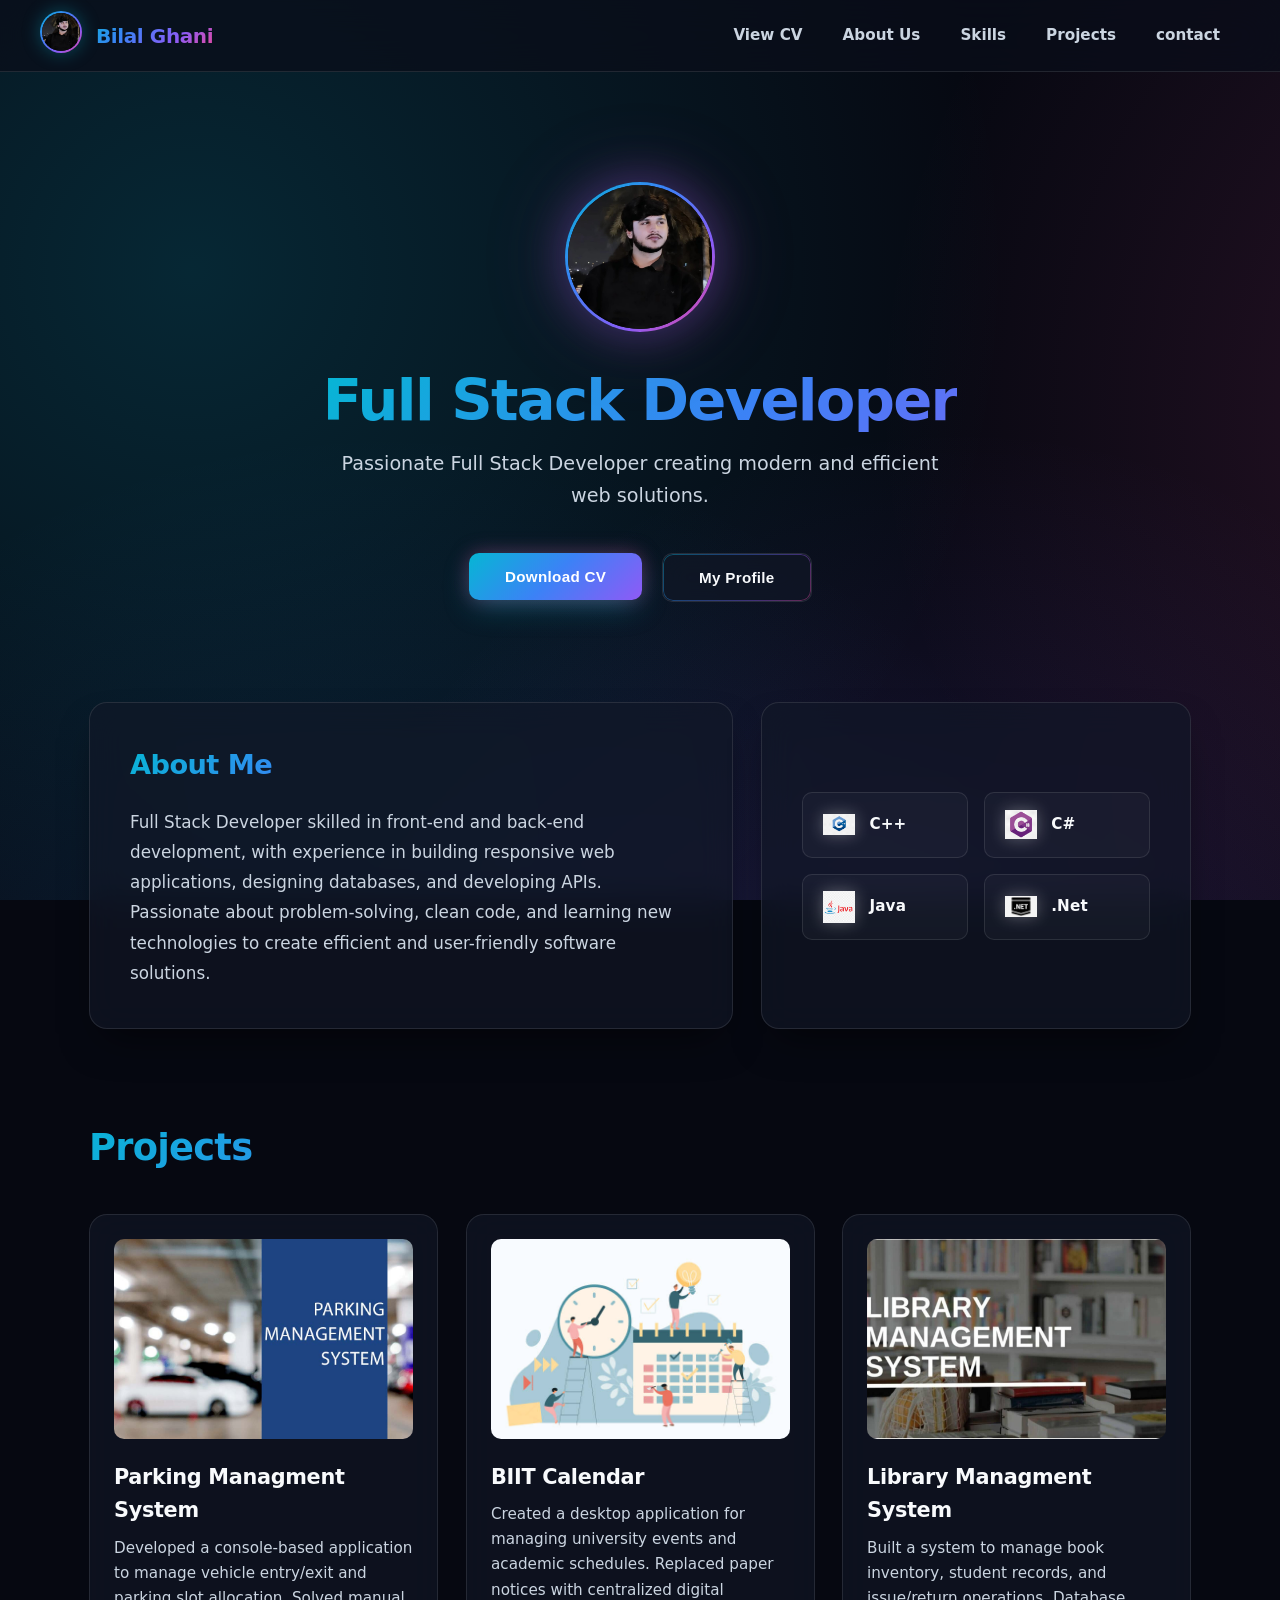
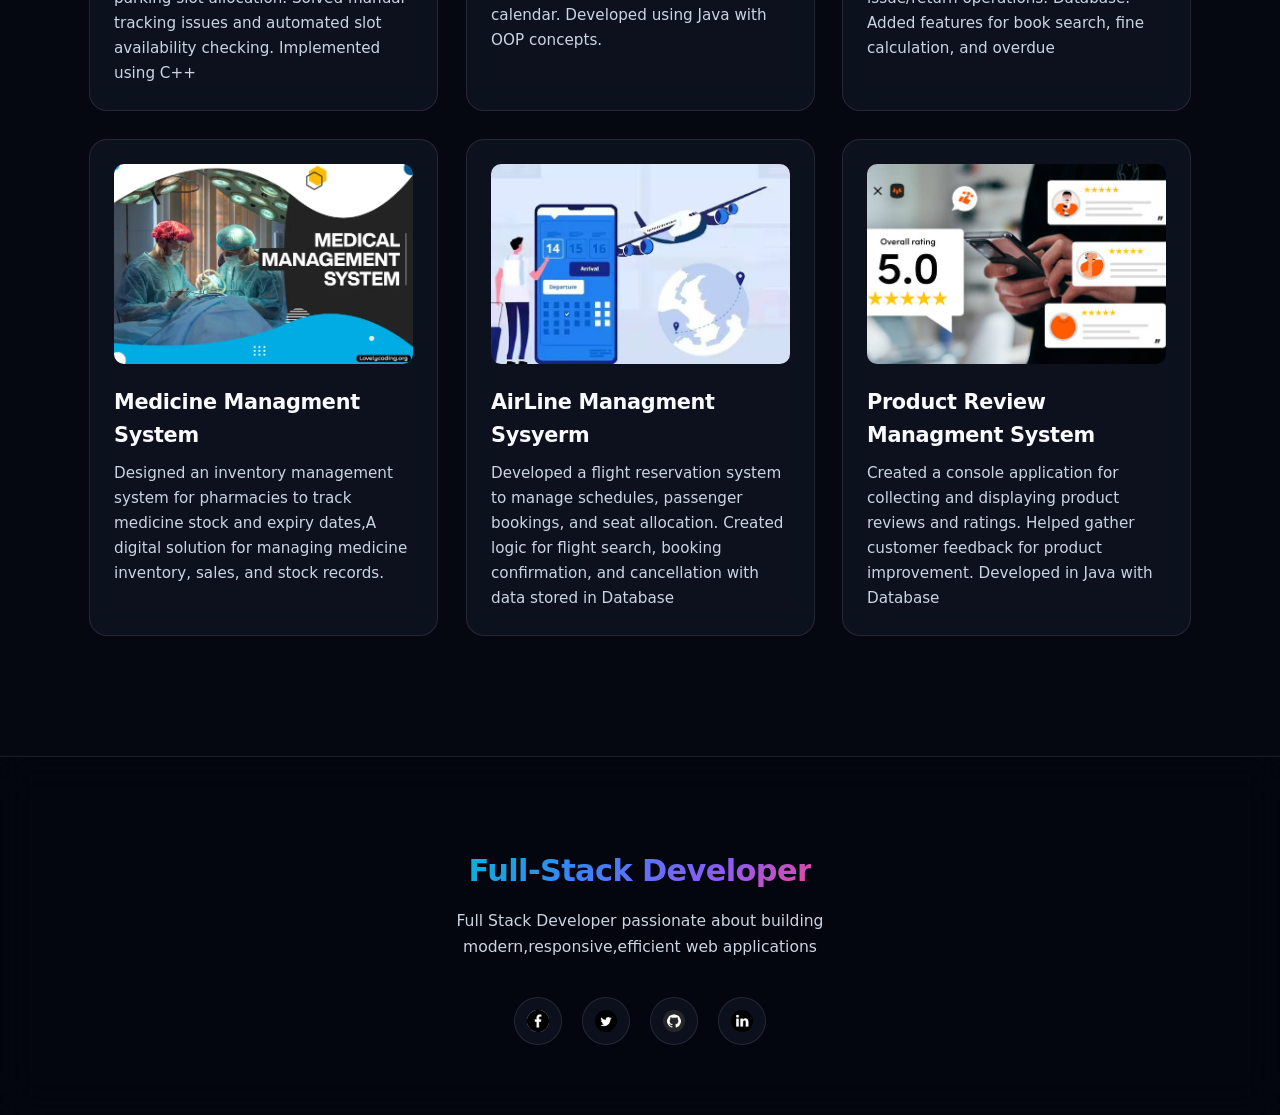
<file: index.html>
<!DOCTYPE html>
<html lang="en">
<head>
    <title>Bilal Ghani</title>
    <link rel="stylesheet" href="header.css">
    
</head>
<body>
    
    <div class="header">
        <div class="name">
            <div ><img src="picMe.jpeg" class="my-logo-pic"></div>
            <div><p class="name-text">Bilal Ghani</p></div>
            
        </div>
        <div class="header-buttons">
            <a id="ViewCv" class="header-buttons-text">View CV</a>
        </div>
        <div class="header-buttons">
             <a class="header-buttons-text" href="#about-me">About Us</a>
        </div>
        <div class="header-buttons">
                <a class="header-buttons-text" href="#my-skills">Skills</a>
        </div>
        <div class="header-buttons">
              <a class="header-buttons-text" href="#myprojects">Projects</a>
        </div>
        <div class="header-buttons">
            <a class="header-buttons-text" href="#footer-buttons">contact</a> 
    
        </div>
    </div>

 <div class="profile-info">
    <div class="picture">
    <img class="mypic" src="picMe.jpeg">
    </div>
    <div class="profession">
     <p class="profession-text">Full Stack Developer</p>
    </div>
    <div class="about-profession">
       <p class="aboutprof-text">Passionate Full Stack Developer
        creating modern and efficient web
        solutions.</p>   
    </div>
    <div class="buttons">
        <div class="button-1">
         
            <button id="cv-button">Download CV</button>
           
         
        </div>
        <div class="button-2">
            
                <button class="contact-button">My Profile</button>
            
        </div>
    </div>
 </div>  
 
 <div class="about-skills">
    <div id="about-me">
        <h2 style="text-decoration: underline; margin-top: 0%;">About Me</h2>
        <p class="about-me-text">Full Stack Developer skilled in front-end
            and back-end development,
            with experience in building responsive web applications,
            designing databases, and developing APIs. Passionate about problem-solving,
            clean code, and learning new technologies to create
            efficient and user-friendly software solutions.
        </p>
    </div>

    <div id="my-skills">
        <div class="c++">

            <div class="logobox">
                <img class="logo" src="cplus.png">
            </div>
            <div class="text-area">
             <p>C++</p>   
            </div>

        </div>

        <div class="c#">
            <div class="logobox">
                 <img class="logo" src="csharp.png">
            </div>
            <div class="text-area">
               <p>C#</p> 
            </div>
        
        </div>
        <div class="java">
            <div class="logobox">
                <img class="logo" src="java.png">
            </div>
            <div class="text-area">
                <p>Java</p>
            </div>
            
            </div>

        <div class="dotnet">
            <div class="logobox"> 
                <img class="logo" src="dotnet.png">
            </div>
            <div class="text-area">
                <p>.Net</p>
            </div>
           
        </div>
        <!-- <div class="mysql">
            <div class="logobox">
                <img class="logo" src="mysql.png">
            </div>
            <div class="text-area">
                <p>MySql</p>
            </div> -->
             
        </div>
    </div>
<h1 id="myprojects">Projects</h1>
<div class="projects">
   <div class="project-info">
     <img class="project-img" src="11.jpg">
     <p class="project-title">Parking Managment System</p>
     <p class="project-text">Developed a console-based application to manage vehicle entry/exit and parking slot 
allocation. Solved manual tracking issues and automated slot availability checking. 
Implemented using C++</p>   
    </div>

   <div class="project-info">
    <img class="project-img" src="22.jpg">
    <p class="project-title">BIIT Calendar</p>
    <p class="project-text">Created a desktop application for managing university events and academic    
schedules. Replaced paper notices with centralized digital calendar. Developed using 
Java with OOP concepts.</p>
   </div>

   <div class="project-info">
    <img class="project-img" src="33.jpg">
    <p class="project-title">Library Managment System</p>
     <p class="project-text">Built a system to manage book inventory, student records, and issue/return 
operations. Database. Added features for book search, fine calculation, and overdue</p>   
</div>

   <div class="project-info">
    <img class="project-img" src="44.jpg">
    <p class="project-title">Medicine Managment System</p>
    <p class="project-text">Designed an inventory management system for pharmacies to track medicine stock 
and expiry dates,A digital solution for managing medicine inventory, sales, and stock records.</p>
</div>

   <div class="project-info">
    <img class="project-img" src="55.jpg">
    <p class="project-title">AirLine Managment Sysyerm</p>
    <p class="project-text">Developed a flight reservation system to manage schedules, passenger bookings, 
and seat allocation. Created logic for flight search, booking confirmation, and 
cancellation with data stored in Database</p>
   </div>

   <div class="project-info">
    <img class="project-img" src="66.jpg">
    <p class="project-title">Product Review Managment System</p>
    <p class="project-text">Created a console application for collecting and displaying product reviews and 
ratings. Helped gather customer feedback for product improvement. Developed in 
Java with Database</p>
   </div>


</div>
<div class="footer">
    <div class="footer-title">
      <p class="f-title">Full-Stack Developer</p>  
    </div>
    <div class="footer-text1">
        <p class="f-text">Full Stack Developer passionate about building modern,<span class="f-text2">responsive,efficient web applications</span></p>
    </div>
    <div id="footer-buttons">
        <img class="button-img" src="facebook2.png">
        <img class="button-img" src="twitter.png">
        <img class="button-img" src="3291667.png">
        
            <img class="button-img" id="linkedinLogo" src="linkedinlogo.jpg">
        
        
    </div>
</div>    
    <script src="CV.js"></script>
</body>
</html>
</file>
<file: header.css>
/* ==========================================================================
   Design System & Vibrant Color Tokens
   ========================================================================== */
:root {
  /* Surfaces & Canvas */
  --bg-dark: #060811;
  --bg-card: rgba(17, 24, 39, 0.65);
  --bg-card-hover: rgba(26, 36, 58, 0.85);
  --bg-glass: rgba(10, 14, 26, 0.75);

  /* Vivid Accent Palette */
  --accent-cyan: #06b6d4;
  --accent-violet: #8b5cf6;
  --accent-pink: #ec4899;
  --accent-blue: #3b82f6;
  --accent-amber: #f59e0b;

  /* Vibrant Multi-Color Gradients */
  --gradient-main: linear-gradient(135deg, #06b6d4 0%, #3b82f6 35%, #8b5cf6 70%, #ec4899 100%);
  --gradient-glow: linear-gradient(135deg, rgba(6, 182, 212, 0.4), rgba(236, 72, 153, 0.4));
  --gradient-hover: linear-gradient(135deg, #22d3ee 0%, #60a5fa 35%, #a78bfa 70%, #f472b6 100%);
  --gradient-border: linear-gradient(135deg, rgba(6, 182, 212, 0.6), rgba(139, 92, 246, 0.6), rgba(236, 72, 153, 0.6));

  /* Neon Ambient Glows */
  --glow-cyan: rgba(6, 182, 212, 0.35);
  --glow-violet: rgba(139, 92, 246, 0.35);
  --glow-pink: rgba(236, 72, 153, 0.35);

  /* Typography */
  --text-primary: #f8fafc;
  --text-secondary: #cbd5e1;
  --text-muted: #64748b;

  /* Borders */
  --border-color: rgba(255, 255, 255, 0.1);
  --border-active: rgba(6, 182, 212, 0.5);

  /* Geometry & Timing */
  --radius-sm: 10px;
  --radius-md: 18px;
  --radius-lg: 28px;

  --ease-spring: cubic-bezier(0.34, 1.56, 0.64, 1);
  --ease-smooth: cubic-bezier(0.16, 1, 0.3, 1);
  --transition-fast: all 0.25s var(--ease-smooth);
  --transition-smooth: all 0.45s var(--ease-smooth);
  --transition-bounce: all 0.5s var(--ease-spring);
}

/* ==========================================================================
   Global Reset & Dynamic Background Animation
   ========================================================================== */
*, *::before, *::after {
  box-sizing: border-box;
}

html {
  scroll-behavior: smooth;
  font-family: 'Plus Jakarta Sans', 'Inter', system-ui, -apple-system, sans-serif;
  color-scheme: dark;
}

body {
  margin: 0;
  padding: 0;
  background-color: var(--bg-dark);
  color: var(--text-primary);
  line-height: 1.6;
  overflow-x: hidden;
  -webkit-font-smoothing: antialiased;
  -moz-osx-font-smoothing: grayscale;

  /* Animated Multi-Orb Background */
  background-image: 
    radial-gradient(circle at 10% 20%, rgba(6, 182, 212, 0.18) 0%, transparent 40%),
    radial-gradient(circle at 85% 30%, rgba(236, 72, 153, 0.18) 0%, transparent 40%),
    radial-gradient(circle at 50% 80%, rgba(139, 92, 246, 0.18) 0%, transparent 45%),
    radial-gradient(circle at 20% 90%, rgba(59, 130, 246, 0.15) 0%, transparent 40%);
  background-attachment: fixed;
  background-size: 150% 150%;
  animation: ambientMesh 18s ease infinite alternate;
}

@keyframes ambientMesh {
  0% { background-position: 0% 0%; }
  50% { background-position: 100% 50%; }
  100% { background-position: 0% 100%; }
}

p {
  margin: 0;
}

/* Custom Colorful Scrollbar 
::-webkit-scrollbar {
  width: 10px;
}
::-webkit-scrollbar-track {
  background: var(--bg-dark);
}
::-webkit-scrollbar-thumb {
  background: linear-gradient(180deg, var(--accent-cyan), var(--accent-violet), var(--accent-pink));
  border-radius: 5px;
  border: 2px solid var(--bg-dark);
}*/

/* ==========================================================================
   Glassmorphism Navigation Header
   ========================================================================== */
.header {
  position: sticky;
  top: 0;
  z-index: 1000;
  display: flex;
  flex-direction: row;
  width: 100%;
  height: 72px;
  background-color: var(--bg-glass);
  backdrop-filter: blur(20px);
  -webkit-backdrop-filter: blur(20px);
  align-items: center;
  border-bottom: 1px solid var(--border-color);
  padding: 0 40px;
}

.name {
  flex: 1;
  display: flex;
  flex-direction: row;
  align-items: center;
}

.my-logo-pic {
  height: 42px;
  width: 42px;
  border-radius: 50%;
  object-fit: cover;
  border: 2px solid transparent;
  background: linear-gradient(var(--bg-dark), var(--bg-dark)) padding-box,
              var(--gradient-main) border-box;
  box-shadow: 0 0 18px var(--glow-cyan);
  transition: var(--transition-bounce);
}

.my-logo-pic:hover {
  transform: scale(1.1) rotate(8deg);
  box-shadow: 0 0 25px var(--glow-pink);
}

.name-text {
  font-weight: 800;
  font-size: 1.25rem;
  background: var(--gradient-main);
  -webkit-background-clip: text;
  -webkit-text-fill-color: transparent;
  padding-left: 14px;
  letter-spacing: -0.02em;
}

.header-buttons {
  position: relative;
  padding: 0 20px;
  height: 100%;
  display: flex;
  align-items: center;
  cursor: pointer;
}

.header-buttons-text {
  color: var(--text-secondary);
  text-decoration: none;
  font-size: 0.95rem;
  font-weight: 600;
  transition: var(--transition-fast);
}

.header-buttons::after {
  content: '';
  position: absolute;
  bottom: 0;
  left: 50%;
  width: 0;
  height: 3px;
  background: var(--gradient-main);
  transition: var(--transition-smooth);
  transform: translateX(-50%);
  border-radius: 3px;
  box-shadow: 0 0 10px var(--glow-cyan);
}

.header-buttons:hover .header-buttons-text {
  color: #ffffff;
}

.header-buttons:hover::after {
  width: 85%;
}

/* ==========================================================================
   Hero / Profile Section
   ========================================================================== */
.profile-info {
  display: flex;
  flex-direction: column;
  align-items: center;
  justify-content: center;
  text-align: center;
  padding: 110px 20px 60px;
  max-width: 850px;
  margin: 0 auto;
}

.mypic {
  width: 150px;
  height: 150px;
  border-radius: 50%;
  object-fit: cover;
  border: 3px solid transparent;
  background: linear-gradient(var(--bg-dark), var(--bg-dark)) padding-box,
              var(--gradient-main) border-box;
  box-shadow: 0 0 45px var(--glow-violet), 0 0 90px rgba(236, 72, 153, 0.2);
  margin-bottom: 28px;
  transition: var(--transition-bounce);
  will-change: transform;
}

.mypic:hover {
  transform: scale(1.08) rotate(4deg);
  box-shadow: 0 0 60px var(--glow-pink), 0 0 100px var(--glow-cyan);
}

.profession-text {
  font-weight: 900;
  font-size: clamp(2.5rem, 5.5vw, 3.6rem);
  margin-bottom: 14px;
  background: var(--gradient-main);
  background-size: 200% auto;
  -webkit-background-clip: text;
  -webkit-text-fill-color: transparent;
  letter-spacing: -0.03em;
  line-height: 1.15;
  animation: gradientText 6s linear infinite;
}

@keyframes gradientText {
  0% { background-position: 0% center; }
  100% { background-position: 200% center; }
}

.aboutprof-text {
  font-size: 1.2rem;
  color: var(--text-secondary);
  max-width: 600px;
  font-weight: 400;
  line-height: 1.7;
}

.buttons {
  display: flex;
  flex-direction: row;
  gap: 20px;
  margin-top: 40px;
}

#cv-button, .contact-button {
  padding: 15px 36px;
  border-radius: var(--radius-sm);
  cursor: pointer;
  font-weight: 700;
  font-size: 0.95rem;
  letter-spacing: 0.02em;
  transition: var(--transition-smooth);
  will-change: transform;
}

#cv-button {
  background: var(--gradient-main);
  background-size: 150% auto;
  color: #ffffff;
  border: none;
  box-shadow: 0 10px 30px -5px var(--glow-cyan), 0 0 20px var(--glow-pink);
}

#cv-button:hover {
  transform: translateY(-4px);
  background-position: right center;
  box-shadow: 0 16px 40px var(--glow-pink), 0 0 30px var(--glow-cyan);
}

.contact-button {
  background-color: var(--bg-card);
  color: var(--text-primary);
  border: 1px solid var(--border-color);
  backdrop-filter: blur(12px);
  -webkit-backdrop-filter: blur(12px);
  position: relative;
  z-index: 1;
}

.contact-button::before {
  content: '';
  position: absolute;
  inset: 0;
  border-radius: var(--radius-sm);
  padding: 1px;
  background: var(--gradient-main);
  -webkit-mask: linear-gradient(#fff 0 0) content-box, linear-gradient(#fff 0 0);
  -webkit-mask-composite: xor;
  mask-composite: exclude;
  opacity: 0.4;
  transition: var(--transition-fast);
}

.contact-button:hover {
  transform: translateY(-4px);
  box-shadow: 0 12px 30px -5px var(--glow-violet);
}

.contact-button:hover::before {
  opacity: 1;
}

/* ==========================================================================
   About & Skills Section
   ========================================================================== */
.about-skills {
  display: grid;
  grid-template-columns: 1.5fr 1fr;
  gap: 28px;
  max-width: 1150px;
  margin: 40px auto;
  padding: 0 24px;
}

#about-me, #my-skills {
  border: 1px solid var(--border-color);
  border-radius: var(--radius-md);
  padding: 40px;
  background-color: var(--bg-card);
  backdrop-filter: blur(16px);
  -webkit-backdrop-filter: blur(16px);
  box-shadow: 0 20px 40px -15px rgba(0, 0, 0, 0.6);
  transition: var(--transition-smooth);
}

#about-me:hover, #my-skills:hover {
  border-color: rgba(236, 72, 153, 0.4);
  transform: translateY(-6px);
  background-color: var(--bg-card-hover);
  box-shadow: 0 25px 50px -12px var(--glow-pink), 0 0 30px var(--glow-cyan);
}

#about-me h2 {
  background: var(--gradient-main);
  -webkit-background-clip: text;
  -webkit-text-fill-color: transparent;
  margin-top: 0;
  margin-bottom: 20px;
  font-size: 1.7rem;
  font-weight: 800;
  letter-spacing: -0.02em;
}

.about-me-text {
  color: var(--text-secondary);
  font-size: 1.05rem;
  line-height: 1.8;
}

#my-skills {
  display: grid;
  grid-template-columns: 1fr 1fr;
  gap: 16px;
  align-content: center;
}

/* Skill Cards with Colorful Accent Highlights */
.c\+\+, .c\#, .java, .dotnet {
  display: flex;
  align-items: center;
  gap: 14px;
  padding: 16px 20px;
  background-color: rgba(255, 255, 255, 0.03);
  border-radius: var(--radius-sm);
  border: 1px solid var(--border-color);
  transition: var(--transition-smooth);
  position: relative;
  overflow: hidden;
}

.c\+\+:hover {
  border-color: var(--accent-cyan);
  background-color: rgba(6, 182, 212, 0.12);
  box-shadow: 0 8px 20px -5px var(--glow-cyan);
  transform: translateY(-3px) scale(1.03);
}

.c\#:hover {
  border-color: var(--accent-violet);
  background-color: rgba(139, 92, 246, 0.12);
  box-shadow: 0 8px 20px -5px var(--glow-violet);
  transform: translateY(-3px) scale(1.03);
}

.java:hover {
  border-color: var(--accent-amber);
  background-color: rgba(245, 158, 11, 0.12);
  box-shadow: 0 8px 20px -5px rgba(245, 158, 11, 0.35);
  transform: translateY(-3px) scale(1.03);
}

.dotnet:hover {
  border-color: var(--accent-pink);
  background-color: rgba(236, 72, 153, 0.12);
  box-shadow: 0 8px 20px -5px var(--glow-pink);
  transform: translateY(-3px) scale(1.03);
}

.logobox {
  display: flex;
  align-items: center;
  justify-content: center;
}

.logo {
  width: 32px;
  height: 32px;
  object-fit: contain;
  filter: drop-shadow(0 0 8px rgba(255, 255, 255, 0.3));
}

.text-area p {
  color: var(--text-primary);
  font-weight: 700;
  font-size: 0.95rem;
  letter-spacing: 0.01em;
}

/* ==========================================================================
   Projects Section
   ========================================================================== */
#myprojects {
  max-width: 1150px;
  margin: 90px auto 36px;
  padding: 0 24px;
  font-size: 2.3rem;
  font-weight: 900;
  letter-spacing: -0.02em;
  background: var(--gradient-main);
  -webkit-background-clip: text;
  -webkit-text-fill-color: transparent;
  border: none;
  width: auto;
  height: auto;
}

.projects {
  display: grid;
  grid-template-columns: repeat(auto-fill, minmax(330px, 1fr));
  gap: 28px;
  max-width: 1150px;
  margin: 0 auto;
  padding: 0 24px;
  background-color: transparent;
  border: none;
}

.project-info {
  background-color: var(--bg-card);
  border: 1px solid var(--border-color);
  border-radius: var(--radius-md);
  padding: 24px;
  display: flex;
  flex-direction: column;
  backdrop-filter: blur(16px);
  -webkit-backdrop-filter: blur(16px);
  transition: var(--transition-smooth);
  overflow: hidden;
  will-change: transform;
}

.project-info:hover {
  transform: translateY(-8px);
  border-color: var(--border-active);
  background-color: var(--bg-card-hover);
  box-shadow: 0 22px 45px -12px var(--glow-cyan), 0 0 25px var(--glow-violet);
}

.project-img {
  width: 100%;
  height: 200px;
  object-fit: cover;
  border-radius: var(--radius-sm);
  transition: var(--transition-smooth);
  will-change: transform;
}

.project-info:hover .project-img {
  transform: scale(1.05);
}

.project-title {
  font-weight: 800;
  font-size: 1.3rem;
  color: var(--text-primary);
  margin-top: 22px;
  margin-bottom: 8px;
  letter-spacing: -0.015em;
  transition: var(--transition-fast);
}

.project-info:hover .project-title {
  background: var(--gradient-main);
  -webkit-background-clip: text;
  -webkit-text-fill-color: transparent;
}

.project-text {
  color: var(--text-secondary);
  font-size: 0.95rem;
  line-height: 1.65;
}

/* ==========================================================================
   Footer Section
   ========================================================================== */
.footer {
  padding: 90px 24px 70px;
  display: flex;
  flex-direction: column;
  align-items: center;
  background-color: rgba(4, 6, 14, 0.88);
  backdrop-filter: blur(20px);
  -webkit-backdrop-filter: blur(20px);
  border-top: 1px solid var(--border-color);
  margin-top: 120px;
  text-align: center;
}

.f-title {
  font-weight: 800;
  font-size: 1.9rem;
  background: var(--gradient-main);
  -webkit-background-clip: text;
  -webkit-text-fill-color: transparent;
  margin-bottom: 12px;
  letter-spacing: -0.02em;
}

.footer-text1 {
  padding-left: 0;
}

.f-text {
  width: auto;
  max-width: 520px;
  color: var(--text-secondary);
  font-size: 0.975rem;
  line-height: 1.7;
}

.f-text2 {
  display: inline;
  margin-left: 0;
  color: var(--text-secondary);
}

#footer-buttons {
  margin-top: 36px;
  margin-right: 0;
  display: flex;
  gap: 20px;
}

.button-img {
  width: 48px;
  height: 48px;
  border-radius: 50%;
  border: 1px solid var(--border-color);
  padding: 12px;
  background-color: var(--bg-card);
  transition: var(--transition-bounce);
  cursor: pointer;
  will-change: transform;
}

.button-img:hover {
  border-color: var(--accent-pink);
  background: var(--gradient-main);
  transform: translateY(-6px) scale(1.1) rotate(8deg);
  box-shadow: 0 10px 25px var(--glow-pink), 0 0 15px var(--glow-cyan);
}

/* ==========================================================================
   Responsive Breakpoints
   ========================================================================== */
@media (max-width: 900px) {
  .about-skills {
    grid-template-columns: 1fr;
  }
}

@media (max-width: 640px) {
  .header {
    padding: 0 20px;
    justify-content: space-between;
  }

  .header-buttons {
    padding: 0 8px;
  }

  .projects {
    grid-template-columns: 1fr;
  }

  .profile-info {
    padding-top: 70px;
  }

  .buttons {
    flex-direction: column;
    width: 100%;
    max-width: 320px;
  }

  #cv-button, .contact-button {
    width: 100%;
  }
}

/*//////////////////////////////////////////
/////////////////////////////////////////*/

/*html{
    scroll-behavior:smooth;
    font-family: sans-serif;
}
body{
    margin-top: 0px;
    margin-left: 0%;
    margin-right: 0%;
    background-color:rgb(89, 14, 228);
}


.header{
    display: flex;
    flex-direction: row;
    width: 100%;
    height: 38px;
    background-color: #0f172a;
    align-items: center;  
      
}
.header-buttons-text{
    color: #ffff;
    text-decoration: none;
    transition:color 0.18s , font-weight 0.18s ,font-size 0.18s;
}

p{
    margin-top: 0px;
    margin-bottom: 0px;
}
.name{
    flex:1;
    padding-left: 5px;
    display: flex;
    flex-direction: row;
    align-items: center;
}
.my-logo-pic{
    padding-top: 5px;
    height: 33px;
    width: 38px;
    border-radius: 20px;
}
.name-text{
    font-weight: bold;
    font-size: large;
    color:#ffff;
    padding-left: 10px;
    display: inline-block;
}
.header-buttons{
    padding-left: 20px;
    padding-right: 20px;
    cursor: pointer;
    height: 100%;
    color: #f8fafc;
    align-content: center;
    
    transition: background-color 0.18s;
    
}
.header-buttons:hover a{
    color: black;
    font-weight: bolder;
    font-size: large;
}

.header-buttons:hover{
 background-color: lightgray;
}
/* .header-buttons:hover a{
    color: black;
    font-weight: bolder;
    font-size: large;
} 

.profile-info{
    display: flex;
    flex-direction: column;
    align-items: center;
    width: auto;
    height: 230px;
    margin-top: 50px;
}
.mypic{
    width:120px;
    border-radius: 59px;
}
.profession-text{
    font-weight: bold;
    font-size: xx-large;
    margin-bottom: 7px;
}
.aboutprof-text{
    font-size: medium;
    margin-bottom: 0px;
}
.buttons{
    display: flex;
    flex-direction: row;
    gap: 20px;
    margin-top: 20px;
}
#cv-button,.contact-button{
     
    padding-left: 30px;
    padding-right:30px ;
    padding-top: 10px ;
    padding-bottom: 10px ;
    border-radius: 11px;
    border: 2px solid black;
    box-shadow: 0 4px 16px rgba(0, 0, 0, 0.5);
    cursor: pointer;
    font-weight: bolder;
    transition: padding-left 0.15s ,padding-right 0.15s padding-top 0.15s padding-bottom 0.15s;
    transition: background-color 0.20s , color 0.20s , box-shadow 0.20s;
}
#cv-button:hover,.contact-button:hover{
    background-color: black;
    color: #f8fafc;
    padding-left: 35px;
    padding-right:35px ;
    padding-top: 13px ;
    padding-bottom: 15px ;
    box-shadow: 0 16px 20px rgba(0, 0, 0, 0.5);
    transition:  0.8s ease;
}
.project-img:hover{

     padding-left: 10px;
    padding-right:10px ;
    padding-top: 10px ;
    padding-bottom: 10px ;
     box-shadow:  0 30px 30px rgba(20, 20, 176, 0.5);
     /*transition:  0.8s ease;
    }
   
.about-skills{
    display: grid;
    grid-template-columns: 1.8fr 1fr;
    margin-top: 30px;
    margin-left: 10px;
}
#about-me,#my-skills{
    border: 2px solid gray;
    border-radius: 70px;
    padding-left: 24px;
    padding-right: 10px;
    padding-top: 40px;
    padding-bottom: 40px;
    background-color:deepskyblue;
    margin-top: 30px;
    box-shadow: 0 3px 8px rgba(0, 0, 0, 0.5);
}
#about-me:hover{
    
    box-shadow:   30px 30px 30px darkblue;
    transition:  0.8s ease;
}
#my-skills:hover{
    
    box-shadow: 30px 30px 30px darkblue;
    transition:  0.8s ease;
}
#my-skills{
    display: grid;
    grid-template-columns: 1fr 1fr;
}
.logo {
    width :30px;
}
.text-area,.logobox{
    display: inline-block;
    vertical-align: middle;
}
.projects{
    display: grid;
    grid-template-columns: 1fr 1fr 1fr;
    column-gap: 30px;
    row-gap: 19px;
    margin-top: 0px;
    background-color:deepskyblue;
    padding-bottom: 20px;
    padding-left: 18px;
    padding-right: 18px;
    padding-top: 7px;
    border-left: 5px solid darkgray;
    border-right: 5px solid darkgray;
    border-bottom: 10px solid darkgrey;
}

.project-img{
    width:100%;
    height: 200px;
    margin-top: 5px;
    border-radius: 7px;
    transition:  0.8s ease;
}
.project-title{
    font-weight: bold;
    font-size: medium;
    margin-top: 10px;
    margin-bottom: 10px;
}
.footer{
    padding-top: 100px;
    padding-bottom: 80px;
    display: flex;
    flex-direction: column;
    align-items: center;
    vertical-align: middle;
    background-color: black;
}
.button-img{
    width:27px;
    border-radius: 34px;
    border: 2px solid white;
    transition: 0.3s ease;
}
.button-img:hover{
    
    border-radius: 100% ;
    
    padding-left: 15px;
    padding-right:15px ;
    padding-top: 9px ;
    padding-bottom: 10px ;
    box-shadow: 0 16px 20px rgba(226, 22, 22, 0.5);
    
}
.button-img:active{
 opacity: 0.4;   
}

.f-title{
    font-weight: bolder;
    font-size: xx-large;
    color: white;
    margin-bottom: 10px;
}
.footer-text1{
    padding-left: 103px;
}
.f-text{
    width:510px;
    line-height: 23px;
    color: white;
}
.f-text2{
    margin-top: 0%;
    display: block;
    margin-left: 60px;
    color: white;
}
#footer-buttons{
    margin-top: 20px;
    margin-right: 22px;
}
#myprojects{
    margin-left: 0px;
    margin-bottom: 0%;
    border: 5px solid black;
    padding-top: 14px;
    padding-bottom:0px;
    padding-left: 15px;
    border-top-right-radius: 190px;
    /* border-style:dashed; 
    border-left-style: hidden;
     border-bottom-style: hidden;
    width:400px;
    height: 50px;
   /* background-color: rgb(37, 46, 58);
    background-color:deepskyblue;
    color: black;
    text-decoration: underline;
    border-color:darkgrey;
    border-left: 5px solid darkgray;
}*/
</file>
